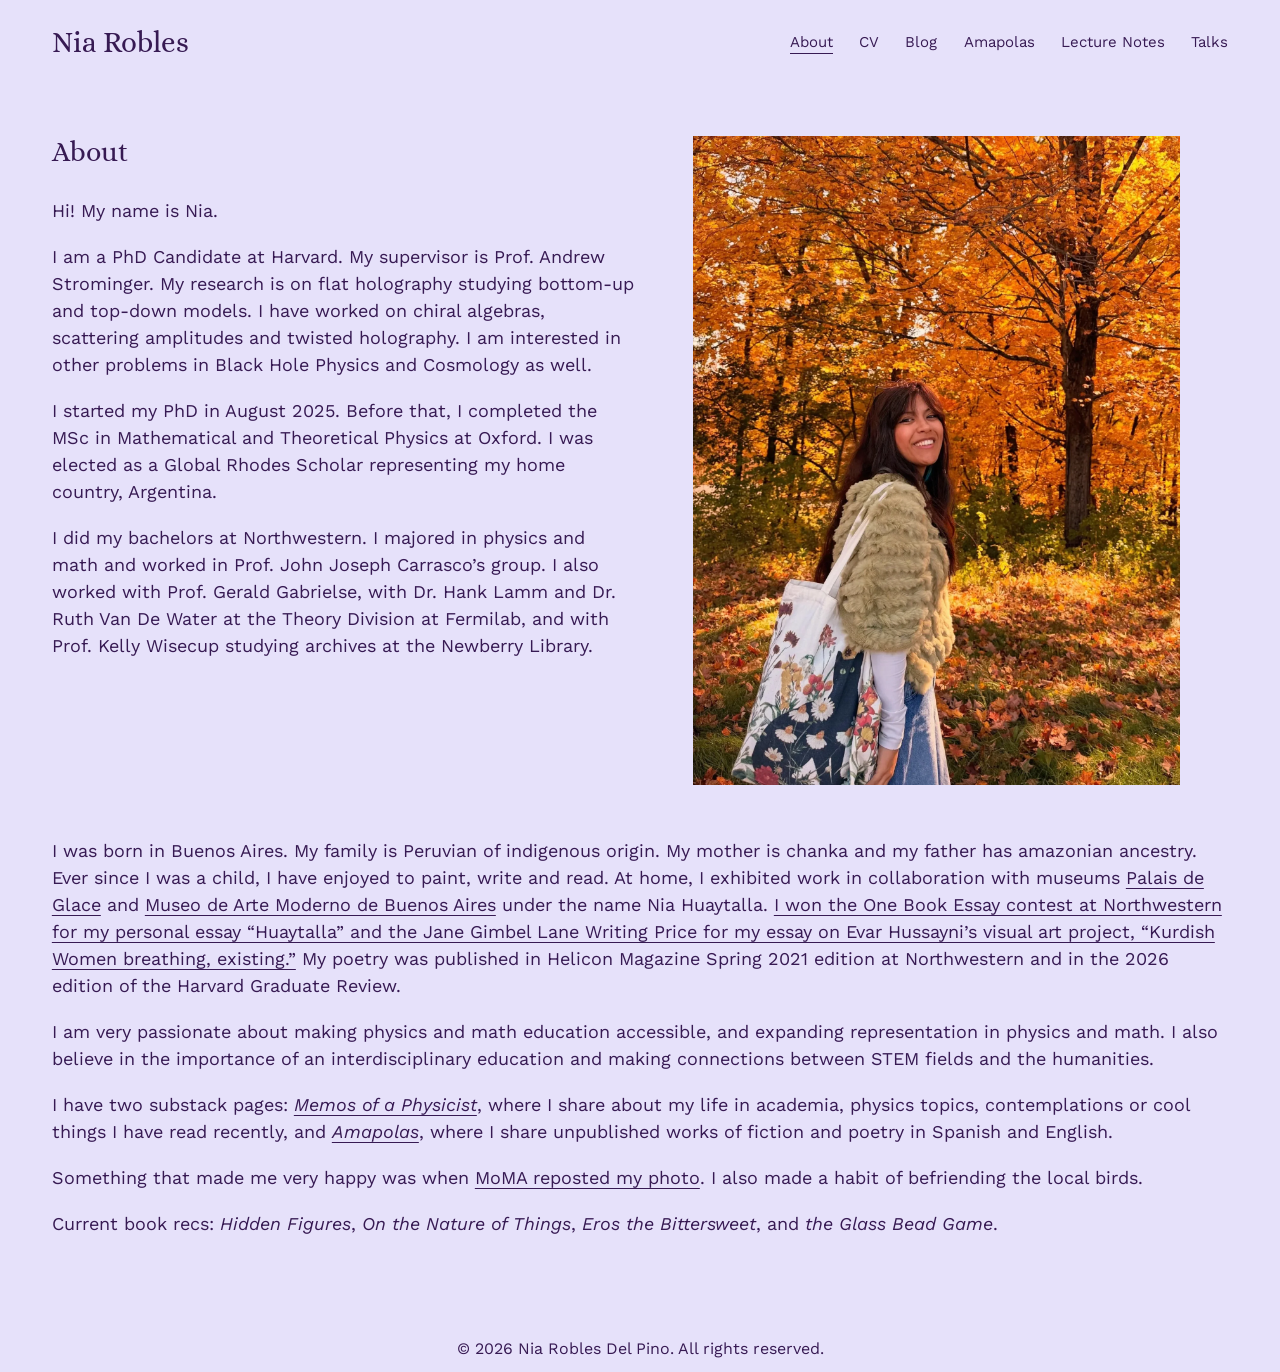
<file: index.html>
<!doctype html>
<html lang="en">
<head>
  <meta charset="utf-8">
  <meta name="viewport" content="width=device-width, initial-scale=1">
  <meta name="theme-color" content="#E6E1FA">
  <meta name="description" content="Nia Robles, PhD Candidate in theoretical physics at Harvard. Research, writing, lecture notes, and talks.">
  <link rel="canonical" href="https://niaroblesdelpino.com/">
  <title>About | Nia Robles</title>
  <link rel="icon" href="assets/favicon.png" type="image/png">
  <link rel="preload" href="assets/fonts/alice-regular.ttf" as="font" type="font/ttf" crossorigin>
  <link rel="preload" href="assets/fonts/work-sans-regular.ttf" as="font" type="font/ttf" crossorigin>
  <link rel="stylesheet" href="assets/site.css?v=f8a6d1091479">
  <script src="assets/site.js?v=94bc6865b2e1" defer></script>
</head>
<body>
  <a class="skip-link" href="#main">Skip to content</a>
  <header class="site-header">
    <a class="site-name" href="./">Nia Robles</a>
    <button class="menu-toggle" type="button" aria-label="Open menu" aria-expanded="false" aria-controls="site-navigation" hidden>
      <span class="menu-line" aria-hidden="true"></span>
      <span class="menu-line" aria-hidden="true"></span>
      <span class="menu-line" aria-hidden="true"></span>
    </button>
    <nav class="site-nav" id="site-navigation" aria-label="Main navigation">
      <ul>
          <li><a href="./" aria-current="page">About</a></li>
          <li><a href="cv/">CV</a></li>
          <li><a href="https://thetheorygirlie.substack.com/">Blog</a></li>
          <li><a href="https://niarobles.substack.com/">Amapolas</a></li>
          <li><a href="lecture-notes/">Lecture Notes</a></li>
          <li><a href="talks/">Talks</a></li>
      </ul>
    </nav>
  </header>

  <main id="main" class="about-page">
    <div class="about-intro">
      <div class="intro-copy">
        <h1>About</h1>
        <p>Hi! My name is Nia.</p>
        <p>I am a PhD Candidate at Harvard. My supervisor is Prof. Andrew Strominger. My research is on flat holography studying bottom-up and top-down models. I have worked on chiral algebras, scattering amplitudes and twisted holography. I am interested in other problems in Black Hole Physics and Cosmology as well.</p>
        <p>I started my PhD in August 2025. Before that, I completed the MSc in Mathematical and Theoretical Physics at Oxford. I was elected as a Global Rhodes Scholar representing my home country, Argentina.</p>
        <p>I did my bachelors at Northwestern. I majored in physics and math and worked in Prof. John Joseph Carrasco’s group. I also worked with Prof. Gerald Gabrielse, with Dr. Hank Lamm and Dr. Ruth Van De Water at the Theory Division at Fermilab, and with Prof. Kelly Wisecup studying archives at the Newberry Library.</p>
      </div>
      <figure class="portrait">
        <img src="assets/images/nia-autumn.webp" width="1536" height="2048" alt="Nia smiling among orange and golden autumn trees." fetchpriority="high">
      </figure>
    </div>

    <div class="about-more">
      <p>I was born in Buenos Aires. My family is Peruvian of indigenous origin. My mother is chanka and my father has amazonian ancestry. Ever since I was a child, I have enjoyed to paint, write and read. At home, I exhibited work in collaboration with museums <span class="pending-link" data-link="palaisDeGlace">Palais de Glace</span> and <span class="pending-link" data-link="museoDeArteModerno">Museo de Arte Moderno de Buenos Aires</span> under the name Nia Huaytalla. <span class="pending-link" data-link="writingAwards">I won the One Book Essay contest at Northwestern for my personal essay “Huaytalla” and the Jane Gimbel Lane Writing Price for my essay on Evar Hussayni’s visual art project, “Kurdish Women breathing, existing.”</span> My poetry was published in Helicon Magazine Spring 2021 edition at Northwestern and in the 2026 edition of the Harvard Graduate Review.</p>
      <p>I am very passionate about making physics and math education accessible, and expanding representation in physics and math. I also believe in the importance of an interdisciplinary education and making connections between STEM fields and the humanities.</p>
      <p>I have two substack pages: <a href="https://thetheorygirlie.substack.com/"><em>Memos of a Physicist</em></a>, where I share about my life in academia, physics topics, contemplations or cool things I have read recently, and <a href="https://niarobles.substack.com/"><em>Amapolas</em></a>, where I share unpublished works of fiction and poetry in Spanish and English.</p>
      <p>Something that made me very happy was when <span class="pending-link" data-link="momaPhoto">MoMA reposted my photo</span>. I also made a habit of befriending the local birds.</p>
      <p>Current book recs: <em>Hidden Figures</em>, <em>On the Nature of Things</em>, <em>Eros the Bittersweet</em>, and <em>the Glass Bead Game</em>.</p>
    </div>
  </main>

  <footer class="site-footer">
    <p>© 2026 Nia Robles Del Pino. All rights reserved.</p>
  </footer>
</body>
</html>
</file>
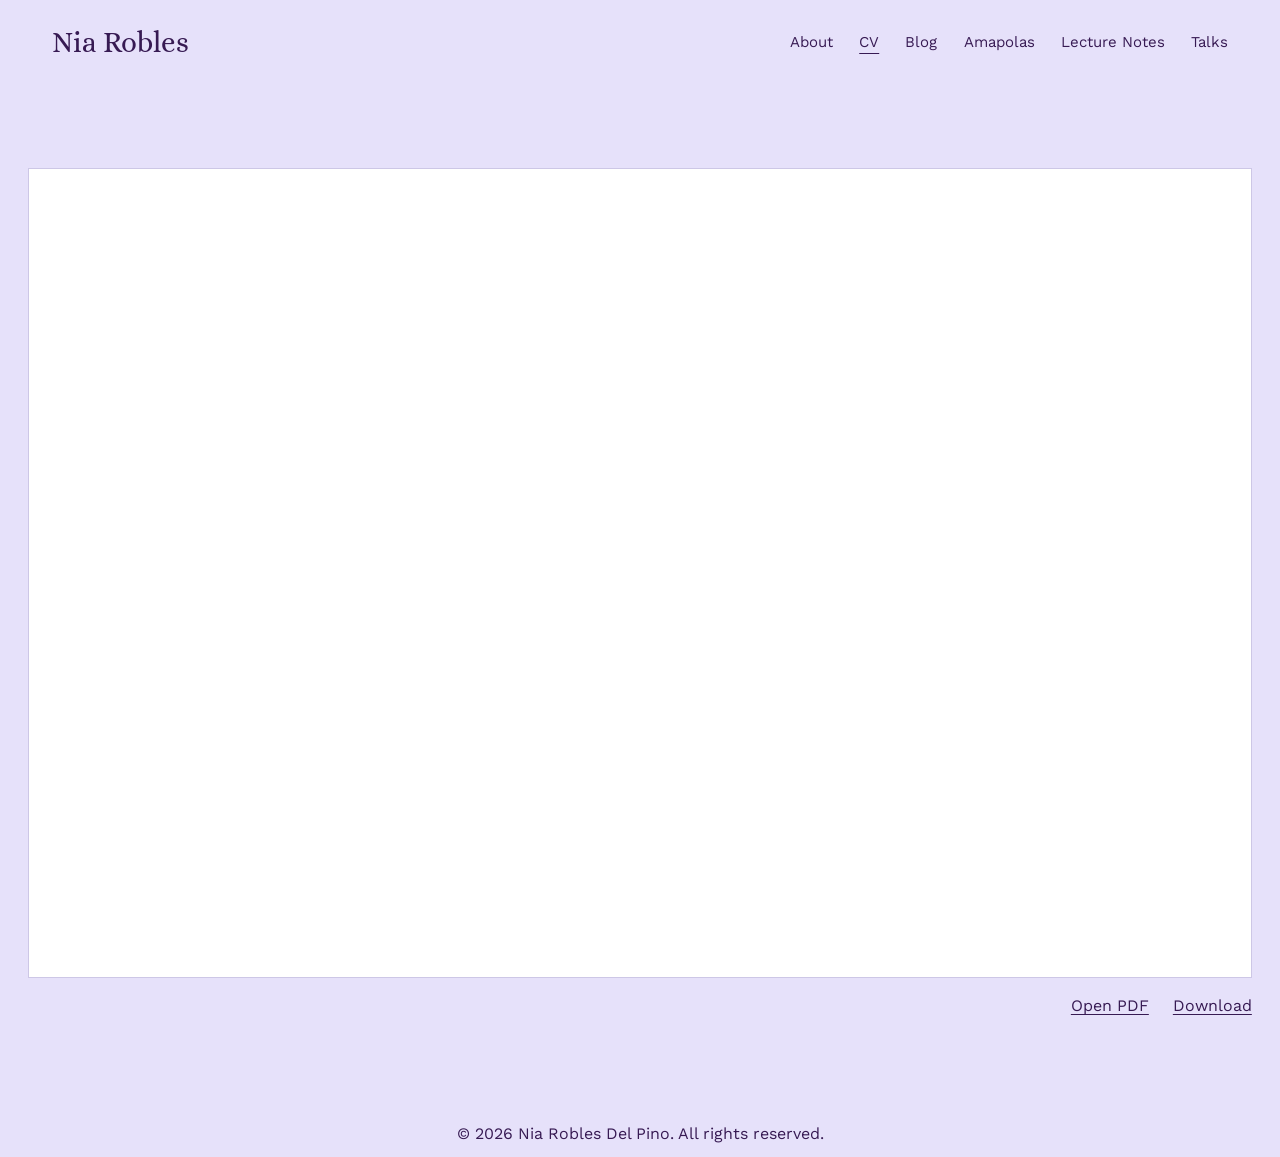
<file: cv/index.html>
<!doctype html>
<html lang="en">
<head>
  <meta charset="utf-8">
  <meta name="viewport" content="width=device-width, initial-scale=1">
  <meta name="theme-color" content="#E6E1FA">
  <meta name="description" content="Curriculum vitae of Nia Robles.">
  <link rel="canonical" href="https://niaroblesdelpino.com/cv/">
  <title>CV | Nia Robles</title>
  <link rel="icon" href="../assets/favicon.png" type="image/png">
  <link rel="preload" href="../assets/fonts/alice-regular.ttf" as="font" type="font/ttf" crossorigin>
  <link rel="preload" href="../assets/fonts/work-sans-regular.ttf" as="font" type="font/ttf" crossorigin>
  <link rel="stylesheet" href="../assets/site.css?v=f8a6d1091479">
  <script src="../assets/site.js?v=94bc6865b2e1" defer></script>
</head>
<body>
  <a class="skip-link" href="#main">Skip to content</a>
  <header class="site-header">
    <a class="site-name" href="../">Nia Robles</a>
    <button class="menu-toggle" type="button" aria-label="Open menu" aria-expanded="false" aria-controls="site-navigation" hidden>
      <span class="menu-line" aria-hidden="true"></span>
      <span class="menu-line" aria-hidden="true"></span>
      <span class="menu-line" aria-hidden="true"></span>
    </button>
    <nav class="site-nav" id="site-navigation" aria-label="Main navigation">
      <ul>
          <li><a href="../">About</a></li>
          <li><a href="../cv/" aria-current="page">CV</a></li>
          <li><a href="https://thetheorygirlie.substack.com/">Blog</a></li>
          <li><a href="https://niarobles.substack.com/">Amapolas</a></li>
          <li><a href="../lecture-notes/">Lecture Notes</a></li>
          <li><a href="../talks/">Talks</a></li>
      </ul>
    </nav>
  </header>

  <main id="main" class="simple-page cv-page" aria-label="Curriculum vitae">
    <h1 class="visually-hidden">CV</h1>
    <div class="cv-content">
      <iframe class="cv-preview" src="/files/cv.pdf#toolbar=1&amp;navpanes=0&amp;view=FitH" title="Nia Robles — CV preview"></iframe>
      <p class="cv-actions">
        <a href="/files/cv.pdf">Open PDF</a>
        <a href="/files/cv.pdf" download="Nia-Robles-CV.pdf">Download</a>
      </p>
    </div>
  </main>

  <footer class="site-footer">
    <p>© 2026 Nia Robles Del Pino. All rights reserved.</p>
  </footer>
</body>
</html>
</file>
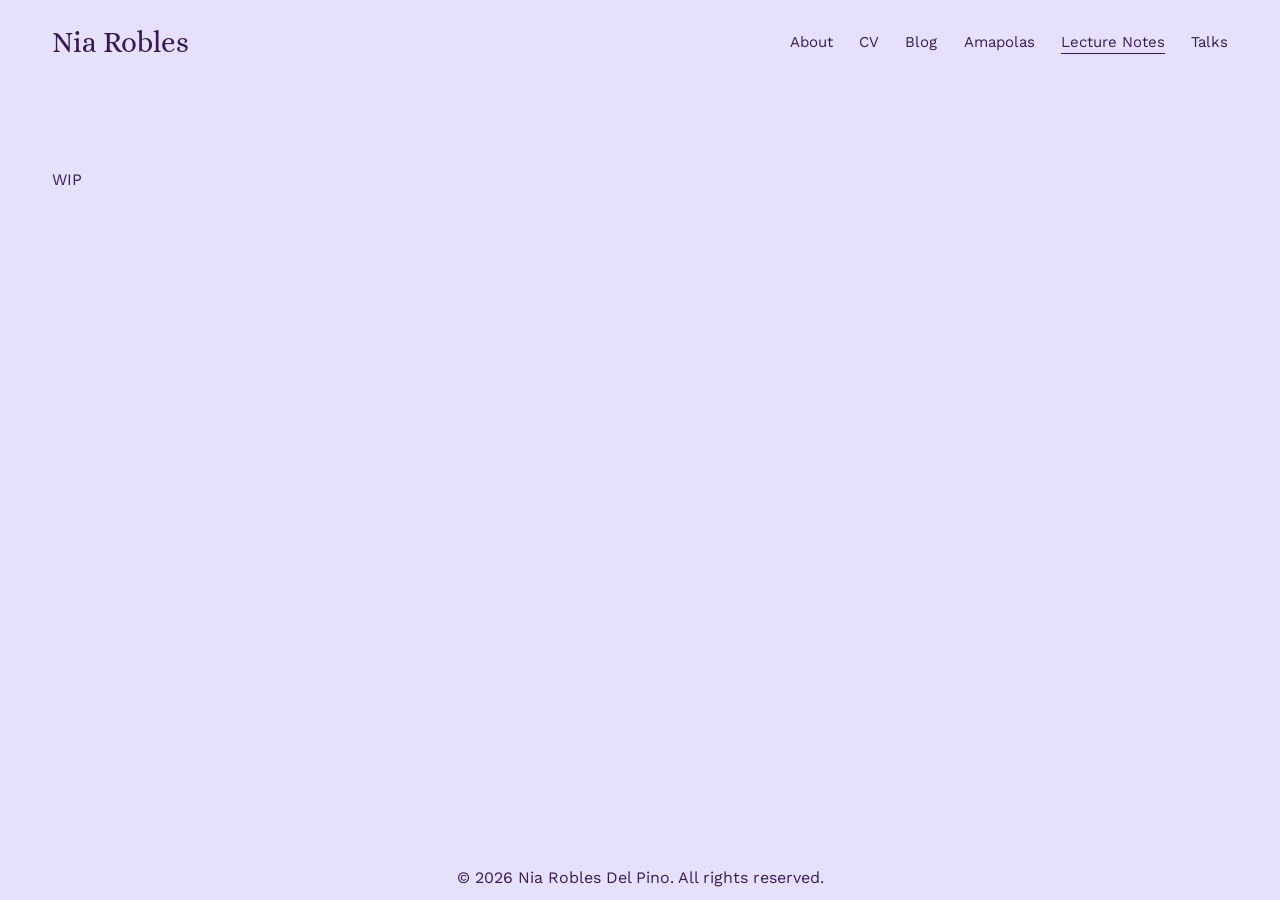
<file: lecture-notes/index.html>
<!doctype html>
<html lang="en">
<head>
  <meta charset="utf-8">
  <meta name="viewport" content="width=device-width, initial-scale=1">
  <meta name="theme-color" content="#E6E1FA">
  <meta name="description" content="Lecture notes by Nia Robles.">
  <link rel="canonical" href="https://niaroblesdelpino.com/lecture-notes/">
  <title>Lecture Notes | Nia Robles</title>
  <link rel="icon" href="../assets/favicon.png" type="image/png">
  <link rel="preload" href="../assets/fonts/alice-regular.ttf" as="font" type="font/ttf" crossorigin>
  <link rel="preload" href="../assets/fonts/work-sans-regular.ttf" as="font" type="font/ttf" crossorigin>
  <link rel="stylesheet" href="../assets/site.css?v=f8a6d1091479">
  <script src="../assets/site.js?v=94bc6865b2e1" defer></script>
</head>
<body>
  <a class="skip-link" href="#main">Skip to content</a>
  <header class="site-header">
    <a class="site-name" href="../">Nia Robles</a>
    <button class="menu-toggle" type="button" aria-label="Open menu" aria-expanded="false" aria-controls="site-navigation" hidden>
      <span class="menu-line" aria-hidden="true"></span>
      <span class="menu-line" aria-hidden="true"></span>
      <span class="menu-line" aria-hidden="true"></span>
    </button>
    <nav class="site-nav" id="site-navigation" aria-label="Main navigation">
      <ul>
          <li><a href="../">About</a></li>
          <li><a href="../cv/">CV</a></li>
          <li><a href="https://thetheorygirlie.substack.com/">Blog</a></li>
          <li><a href="https://niarobles.substack.com/">Amapolas</a></li>
          <li><a href="../lecture-notes/" aria-current="page">Lecture Notes</a></li>
          <li><a href="../talks/">Talks</a></li>
      </ul>
    </nav>
  </header>

  <main id="main" class="simple-page" aria-label="Lecture notes">
    <p>WIP</p>
  </main>

  <footer class="site-footer">
    <p>© 2026 Nia Robles Del Pino. All rights reserved.</p>
  </footer>
</body>
</html>
</file>
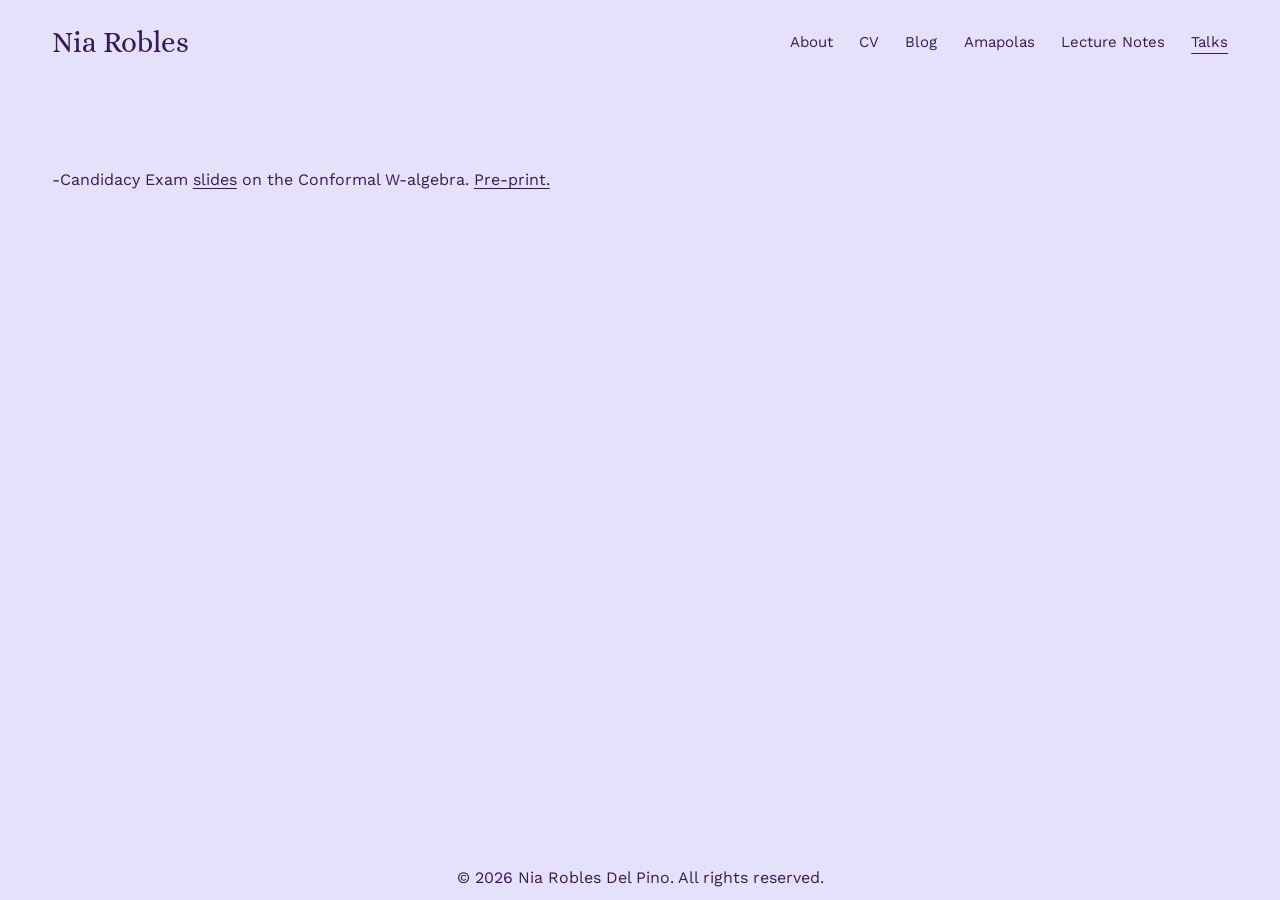
<file: talks/index.html>
<!doctype html>
<html lang="en">
<head>
  <meta charset="utf-8">
  <meta name="viewport" content="width=device-width, initial-scale=1">
  <meta name="theme-color" content="#E6E1FA">
  <meta name="description" content="Talks and presentation slides by Nia Robles.">
  <link rel="canonical" href="https://niaroblesdelpino.com/talks/">
  <title>Talks | Nia Robles</title>
  <link rel="icon" href="../assets/favicon.png" type="image/png">
  <link rel="preload" href="../assets/fonts/alice-regular.ttf" as="font" type="font/ttf" crossorigin>
  <link rel="preload" href="../assets/fonts/work-sans-regular.ttf" as="font" type="font/ttf" crossorigin>
  <link rel="stylesheet" href="../assets/site.css?v=f8a6d1091479">
  <script src="../assets/site.js?v=94bc6865b2e1" defer></script>
</head>
<body>
  <a class="skip-link" href="#main">Skip to content</a>
  <header class="site-header">
    <a class="site-name" href="../">Nia Robles</a>
    <button class="menu-toggle" type="button" aria-label="Open menu" aria-expanded="false" aria-controls="site-navigation" hidden>
      <span class="menu-line" aria-hidden="true"></span>
      <span class="menu-line" aria-hidden="true"></span>
      <span class="menu-line" aria-hidden="true"></span>
    </button>
    <nav class="site-nav" id="site-navigation" aria-label="Main navigation">
      <ul>
          <li><a href="../">About</a></li>
          <li><a href="../cv/">CV</a></li>
          <li><a href="https://thetheorygirlie.substack.com/">Blog</a></li>
          <li><a href="https://niarobles.substack.com/">Amapolas</a></li>
          <li><a href="../lecture-notes/">Lecture Notes</a></li>
          <li><a href="../talks/" aria-current="page">Talks</a></li>
      </ul>
    </nav>
  </header>

  <main id="main" class="simple-page" aria-label="Talks">
    <p>-Candidacy Exam <span class="pending-link" data-link="candidacySlides">slides</span> on the Conformal W-algebra. <span class="pending-link" data-link="conformalPreprint">Pre-print.</span></p>
  </main>

  <footer class="site-footer">
    <p>© 2026 Nia Robles Del Pino. All rights reserved.</p>
  </footer>
</body>
</html>
</file>
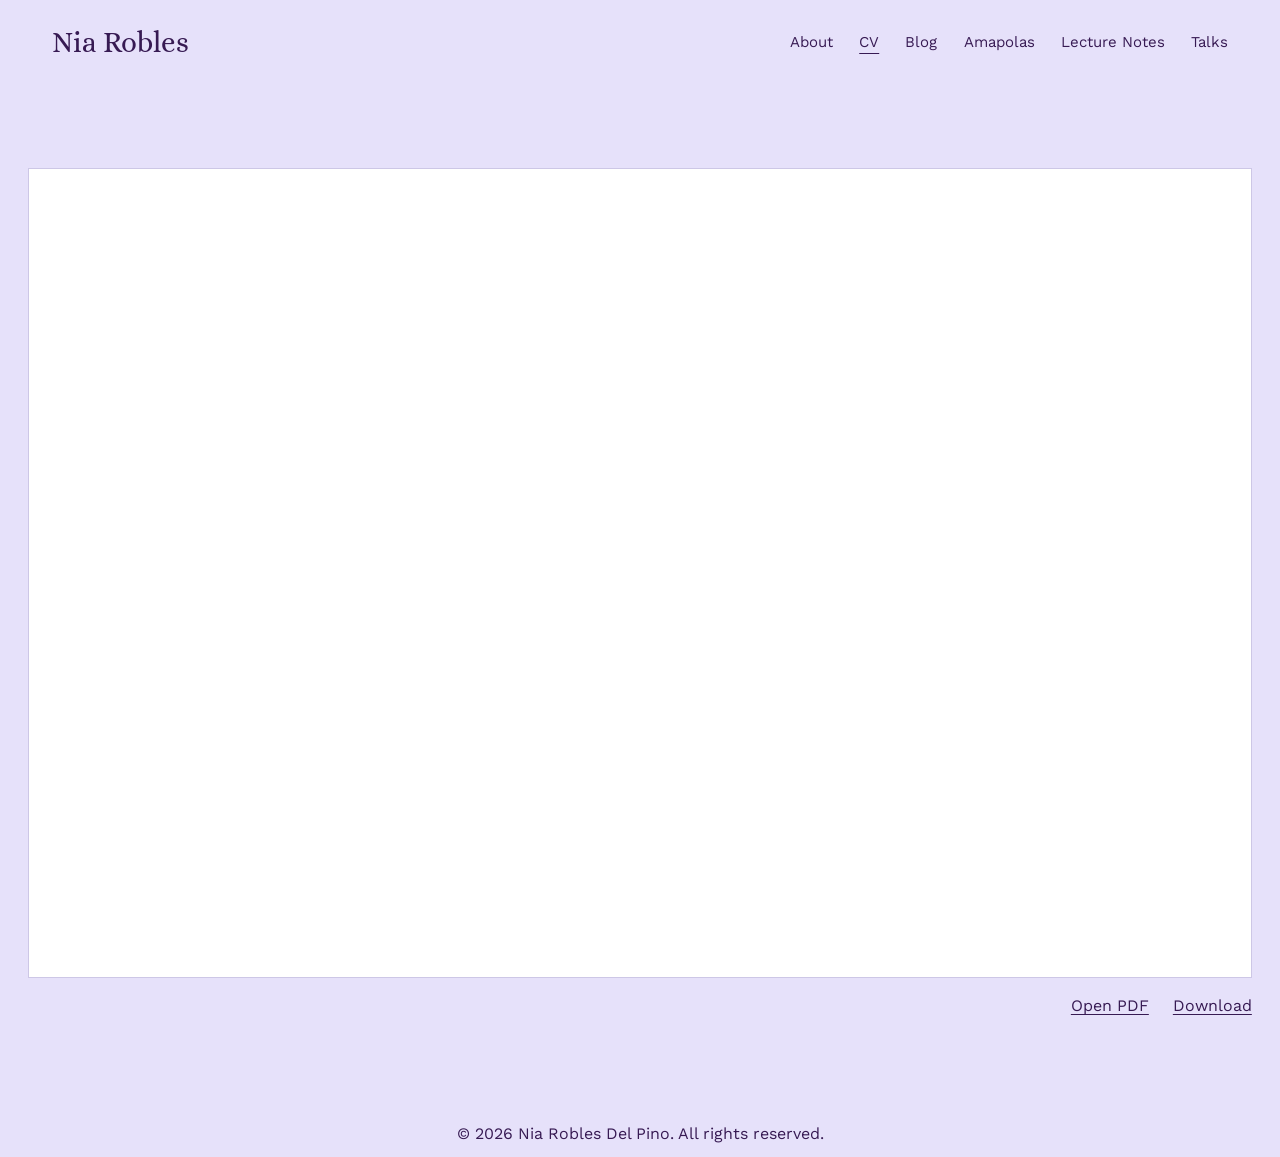
<file: cv.html>
<!doctype html>
<html lang="en">
<head>
  <meta charset="utf-8">
  <meta name="viewport" content="width=device-width, initial-scale=1">
  <meta http-equiv="refresh" content="0; url=cv/">
  <link rel="canonical" href="https://niaroblesdelpino.com/cv/">
  <link rel="icon" href="assets/favicon.png" type="image/png">
  <link rel="stylesheet" href="assets/site.css?v=f8a6d1091479">
  <title>CV | Nia Robles</title>
  <script>window.location.replace("cv/" + window.location.search + window.location.hash);</script>
</head>
<body>
  <main class="simple-page"><p><a href="cv/">Continue to CV</a></p></main>
</body>
</html>
</file>
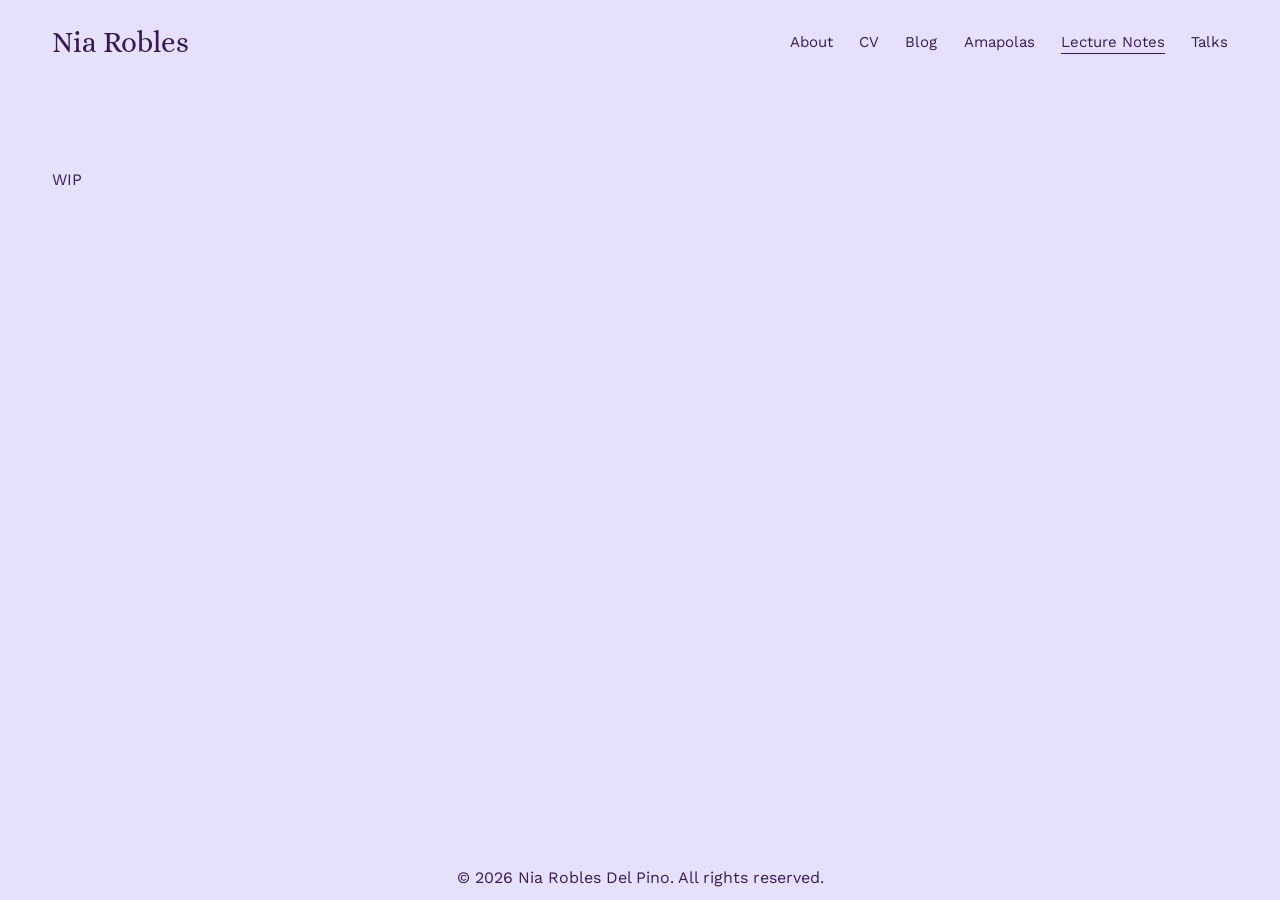
<file: lecture-notes.html>
<!doctype html>
<html lang="en">
<head>
  <meta charset="utf-8">
  <meta name="viewport" content="width=device-width, initial-scale=1">
  <meta http-equiv="refresh" content="0; url=lecture-notes/">
  <link rel="canonical" href="https://niaroblesdelpino.com/lecture-notes/">
  <link rel="icon" href="assets/favicon.png" type="image/png">
  <link rel="stylesheet" href="assets/site.css?v=f8a6d1091479">
  <title>Lecture Notes | Nia Robles</title>
  <script>window.location.replace("lecture-notes/" + window.location.search + window.location.hash);</script>
</head>
<body>
  <main class="simple-page"><p><a href="lecture-notes/">Continue to Lecture Notes</a></p></main>
</body>
</html>
</file>
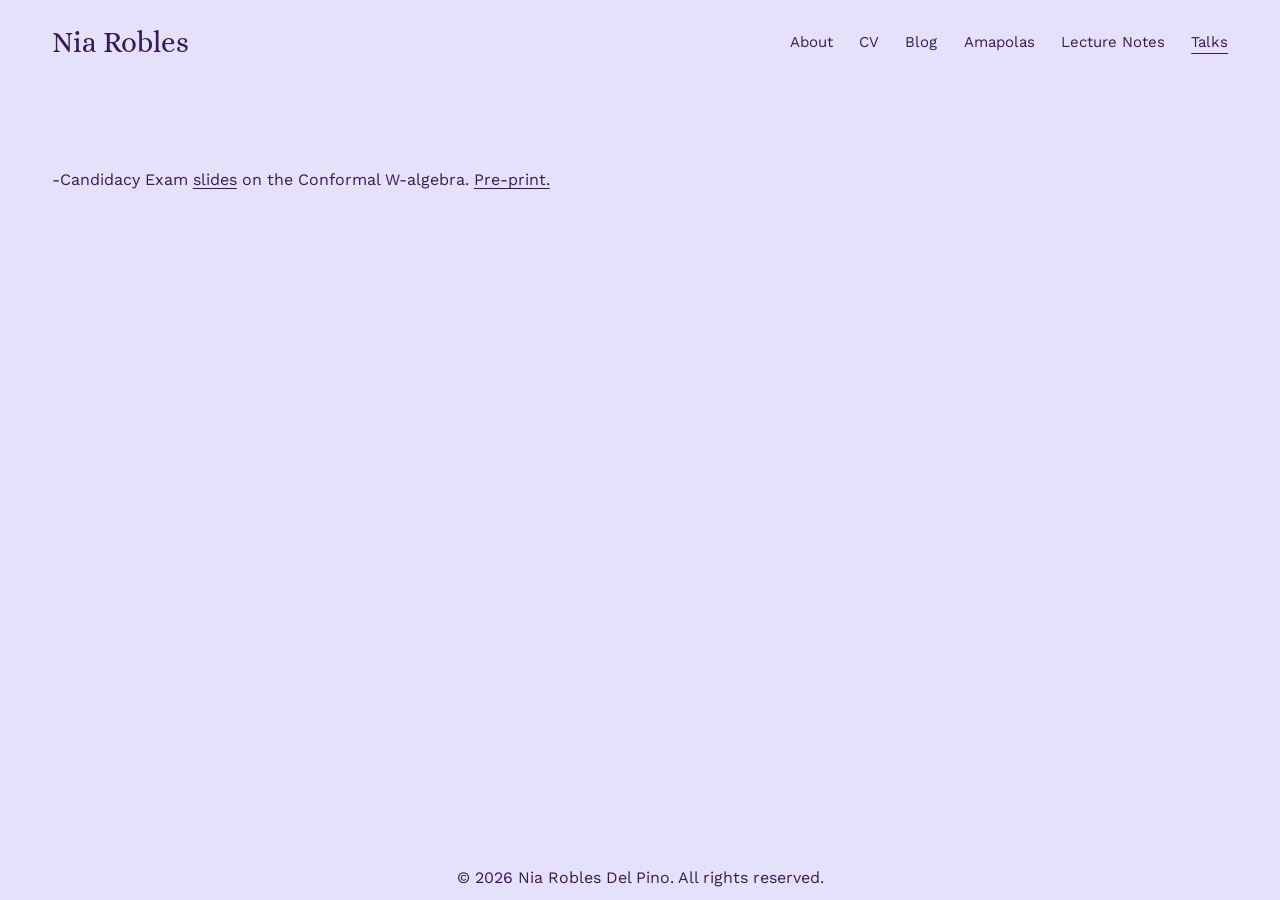
<file: talks.html>
<!doctype html>
<html lang="en">
<head>
  <meta charset="utf-8">
  <meta name="viewport" content="width=device-width, initial-scale=1">
  <meta http-equiv="refresh" content="0; url=talks/">
  <link rel="canonical" href="https://niaroblesdelpino.com/talks/">
  <link rel="icon" href="assets/favicon.png" type="image/png">
  <link rel="stylesheet" href="assets/site.css?v=f8a6d1091479">
  <title>Talks | Nia Robles</title>
  <script>window.location.replace("talks/" + window.location.search + window.location.hash);</script>
</head>
<body>
  <main class="simple-page"><p><a href="talks/">Continue to Talks</a></p></main>
</body>
</html>
</file>
<file: assets/site.css>
@font-face {
  font-family: "Alice";
  src: url("fonts/alice-regular.ttf") format("truetype");
  font-style: normal;
  font-weight: 400;
  font-display: swap;
}

@font-face {
  font-family: "Work Sans";
  src: url("fonts/work-sans-regular.ttf") format("truetype");
  font-style: normal;
  font-weight: 400;
  font-display: swap;
}

@font-face {
  font-family: "Work Sans";
  src: url("fonts/work-sans-italic.ttf") format("truetype");
  font-style: italic;
  font-weight: 400;
  font-display: swap;
}

:root {
  --background: #e6e1fa;
  --lavender: #cdc7e6;
  --ink: #371a53;
  --page-gutter: 4.05vw;
  --body-size: clamp(1.125rem, 1.4vw, 1.8rem);
  --supporting-text-size: clamp(1rem, 1.17vw, 1.5rem);
  /* MENU LETTER SIZE: edit this single value. */
  --menu-font-size: 15px;
}

* { box-sizing: border-box; }

html {
  color-scheme: light;
  background: var(--background);
  -webkit-text-size-adjust: 100%;
}

body {
  margin: 0;
  min-height: 100vh;
  min-height: 100svh;
  display: flex;
  flex-direction: column;
  background: var(--background);
  color: var(--ink);
  font-family: "Work Sans", sans-serif;
  font-size: var(--body-size);
  font-weight: 400;
  line-height: 1.5;
  -webkit-font-smoothing: antialiased;
}

::selection { background: var(--lavender); }

a { color: inherit; text-underline-offset: 0.2em; }

a:hover { text-decoration-thickness: 0.09em; }

a:focus-visible,
button:focus-visible {
  outline: 2px solid var(--ink);
  outline-offset: 6px;
  border-radius: 1px;
}

.skip-link {
  position: absolute;
  z-index: 2;
  top: 0.75rem;
  left: var(--page-gutter);
  padding: 0.5rem 0.8rem;
  transform: translateY(-200%);
  background: var(--ink);
  color: var(--background);
  font-size: 1rem;
}

.skip-link:focus { transform: translateY(0); }

.site-header {
  display: flex;
  align-items: center;
  justify-content: space-between;
  gap: 2rem;
  padding: clamp(1.5rem, 1.75vw, 2.25rem) var(--page-gutter) 0;
}

.site-name,
h1 {
  font-family: "Alice", Georgia, serif;
  font-weight: 400;
}

.site-name {
  flex-shrink: 0;
  font-size: clamp(1.8rem, 2vw, 2.5rem);
  line-height: 1.3;
  text-decoration: none;
}

.menu-toggle {
  display: none;
  flex: 0 0 48px;
  width: 48px;
  height: 48px;
  align-items: center;
  justify-content: center;
  flex-direction: column;
  gap: 6px;
  padding: 11px;
  border: 0;
  background: transparent;
  color: var(--ink);
  cursor: pointer;
}

.menu-line {
  display: block;
  width: 26px;
  height: 2px;
  flex-shrink: 0;
  background: currentColor;
}

.menu-toggle[aria-expanded="true"] .menu-line:nth-child(1) {
  transform: translateY(8px) rotate(45deg);
}

.menu-toggle[aria-expanded="true"] .menu-line:nth-child(2) {
  opacity: 0;
}

.menu-toggle[aria-expanded="true"] .menu-line:nth-child(3) {
  transform: translateY(-8px) rotate(-45deg);
}

.site-nav ul {
  display: flex;
  flex-wrap: wrap;
  align-items: center;
  justify-content: flex-end;
  gap: 0.5rem clamp(1.25rem, 2.05vw, 2.65rem);
  margin: 0;
  padding: 0;
  list-style: none;
}

.site-nav a {
  display: inline-block;
  padding-block: 0.25rem;
  font-size: var(--menu-font-size);
  line-height: 1.5;
  text-decoration: none;
  white-space: nowrap;
}

.site-nav a[aria-current="page"],
.site-nav a:hover {
  text-decoration: underline;
  text-decoration-thickness: 1px;
  text-underline-offset: 0.4em;
}

main {
  flex: 1;
  width: 100%;
  padding-inline: var(--page-gutter);
}

.about-page {
  padding-top: clamp(4.5rem, 5.8vw, 7.45rem);
  padding-bottom: clamp(4rem, 6vw, 7.5rem);
}

h1 {
  margin: 0;
  font-size: clamp(1.75rem, 1.95vw, 2.5rem);
  line-height: 1.2;
}

.about-page h1 { margin-bottom: clamp(1.75rem, 2.15vw, 2.75rem); }

.about-intro {
  display: grid;
  grid-template-columns: 1.2fr 1fr;
  align-items: start;
  column-gap: 5.1%;
  padding-right: 4.1%;
}

p { margin: 0 0 1.05em; }

.intro-copy p:last-child,
.about-more p:last-child { margin-bottom: 0; }

.portrait { margin: 0; }

.portrait img {
  display: block;
  width: 100%;
  height: auto;
  aspect-ratio: 3 / 4;
  object-fit: cover;
  object-position: center;
}

.about-more { margin-top: clamp(3rem, 4.1vw, 5.25rem); }

/* These underlined phrases become real links when a URL is added in site.js. */
.pending-link {
  text-decoration: underline;
  text-decoration-thickness: 1px;
  text-underline-offset: 0.2em;
}

.simple-page {
  padding-top: clamp(5rem, 8.35vw, 10.7rem);
  padding-bottom: 5rem;
  font-size: var(--supporting-text-size);
}

.cv-page {
  padding-top: clamp(4.5rem, 8.35vw, 10.7rem);
  padding-inline: 2.2vw;
}

.visually-hidden {
  position: absolute;
  width: 1px;
  height: 1px;
  padding: 0;
  margin: -1px;
  overflow: hidden;
  clip-path: inset(50%);
  white-space: nowrap;
  border: 0;
}

.cv-content {
  width: 100%;
  margin-inline: auto;
}

.cv-actions {
  display: flex;
  flex-wrap: wrap;
  justify-content: flex-end;
  gap: 1.5rem;
  margin: 1rem 0 0;
  font-size: var(--supporting-text-size);
}

.cv-preview {
  display: block;
  width: 100%;
  height: 90vh;
  height: 90svh;
  min-height: 45rem;
  border: 1px solid var(--lavender);
  background: white;
}

.site-footer {
  padding: 1.5rem var(--page-gutter) 0.65rem;
  font-size: var(--supporting-text-size);
  line-height: 1.5;
  text-align: center;
}

.site-footer p { margin: 0; }

@media (min-width: 2300px) {
  :root { --page-gutter: max(4.05vw, calc((100vw - 2150px) / 2)); }
}

@media (max-width: 1100px) {
  .site-header { flex-wrap: wrap; row-gap: 1.15rem; }
  .site-nav { width: 100%; }
  .site-nav ul { justify-content: flex-start; }
  .site-header.menu-ready .menu-toggle { display: flex; }
  .site-header.menu-ready .site-nav {
    display: none;
    padding-top: 0.75rem;
    border-top: 1px solid var(--lavender);
  }
  .site-header.menu-open .site-nav { display: block; }
  .site-header.menu-ready .site-nav ul {
    flex-direction: column;
    align-items: stretch;
    gap: 0;
  }
  .site-header.menu-ready .site-nav a {
    display: block;
    padding-block: 0.65rem;
  }
  .about-intro { padding-right: 0; grid-template-columns: 1.15fr 1fr; }
}

@media (max-width: 700px) {
  :root { --page-gutter: 6vw; }
  .site-header { padding-top: 1.5rem; gap: 1rem; }
  .site-name { font-size: clamp(1.7rem, 6.4vw, 2.2rem); }
  .site-nav ul { gap: 0.4rem 1.25rem; }
  .site-nav a { padding-block: 0.4rem; }
  .about-page { padding-top: 3.25rem; padding-bottom: 3rem; }
  .about-page h1 { margin-bottom: 1.75rem; }
  .about-intro { grid-template-columns: 1fr; row-gap: 2rem; }
  .portrait { width: 100%; max-width: 32rem; }
  .about-more { margin-top: 2rem; }
  .simple-page { padding-top: 4rem; }
  .cv-page { padding-top: 3rem; padding-inline: var(--page-gutter); }
  .cv-actions { font-size: 1rem; }
  .cv-preview { min-height: 36rem; }
  .site-footer { padding-block: 1.25rem 1rem; font-size: 0.875rem; }
}
</file>
